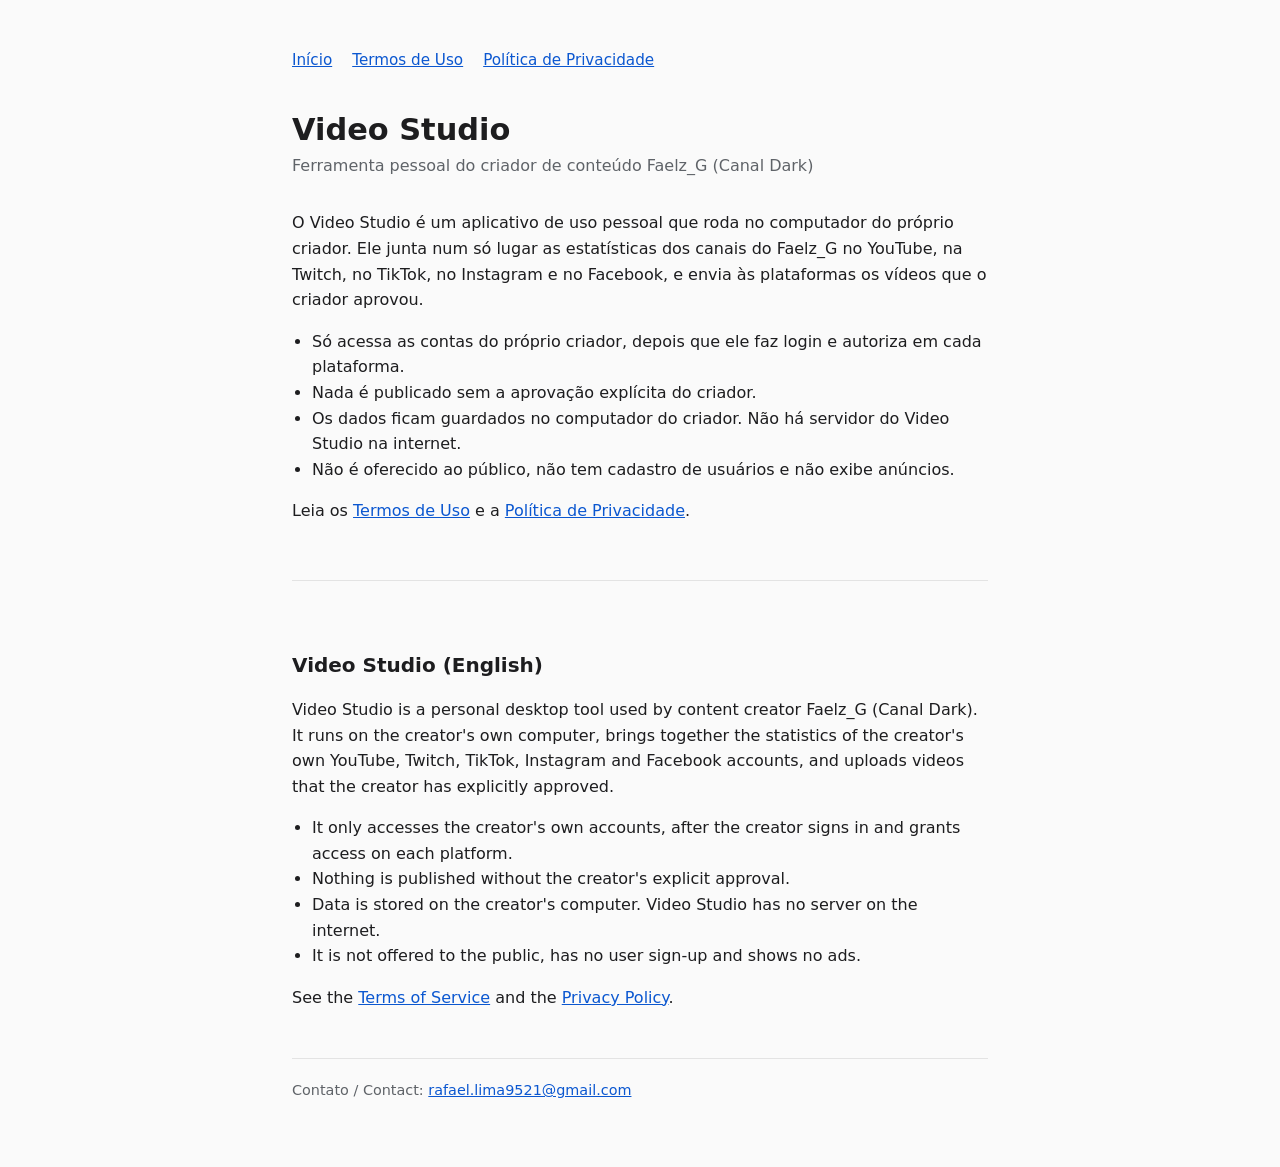
<file: index.html>
<!doctype html>
<html lang="pt-BR">
<head>
<meta charset="utf-8">
<meta name="viewport" content="width=device-width, initial-scale=1">
<title>Video Studio</title>
<meta name="description" content="Video Studio: ferramenta pessoal do criador Faelz_G para acompanhar estatísticas e publicar os próprios vídeos.">
<link rel="stylesheet" href="estilo.css">
</head>
<body>
<main>
<header>
	<nav><a href="./">Início</a><a href="termos.html">Termos de Uso</a><a href="privacidade.html">Política de Privacidade</a></nav>
</header>

<h1>Video Studio</h1>
<p class="data">Ferramenta pessoal do criador de conteúdo Faelz_G (Canal Dark)</p>

<p>O Video Studio é um aplicativo de uso pessoal que roda no computador do próprio criador. Ele junta num só lugar as estatísticas dos canais do Faelz_G no YouTube, na Twitch, no TikTok, no Instagram e no Facebook, e envia às plataformas os vídeos que o criador aprovou.</p>
<ul>
	<li>Só acessa as contas do próprio criador, depois que ele faz login e autoriza em cada plataforma.</li>
	<li>Nada é publicado sem a aprovação explícita do criador.</li>
	<li>Os dados ficam guardados no computador do criador. Não há servidor do Video Studio na internet.</li>
	<li>Não é oferecido ao público, não tem cadastro de usuários e não exibe anúncios.</li>
</ul>
<p>Leia os <a href="termos.html">Termos de Uso</a> e a <a href="privacidade.html">Política de Privacidade</a>.</p>

<section class="idioma" lang="en">
	<h2>Video Studio (English)</h2>
	<p>Video Studio is a personal desktop tool used by content creator Faelz_G (Canal Dark). It runs on the creator's own computer, brings together the statistics of the creator's own YouTube, Twitch, TikTok, Instagram and Facebook accounts, and uploads videos that the creator has explicitly approved.</p>
	<ul>
		<li>It only accesses the creator's own accounts, after the creator signs in and grants access on each platform.</li>
		<li>Nothing is published without the creator's explicit approval.</li>
		<li>Data is stored on the creator's computer. Video Studio has no server on the internet.</li>
		<li>It is not offered to the public, has no user sign-up and shows no ads.</li>
	</ul>
	<p>See the <a href="termos.html#en">Terms of Service</a> and the <a href="privacidade.html#en">Privacy Policy</a>.</p>
</section>

<footer>Contato / Contact: <a href="mailto:rafael.lima9521@gmail.com">rafael.lima9521@gmail.com</a></footer>
</main>
</body>
</html>
</file>
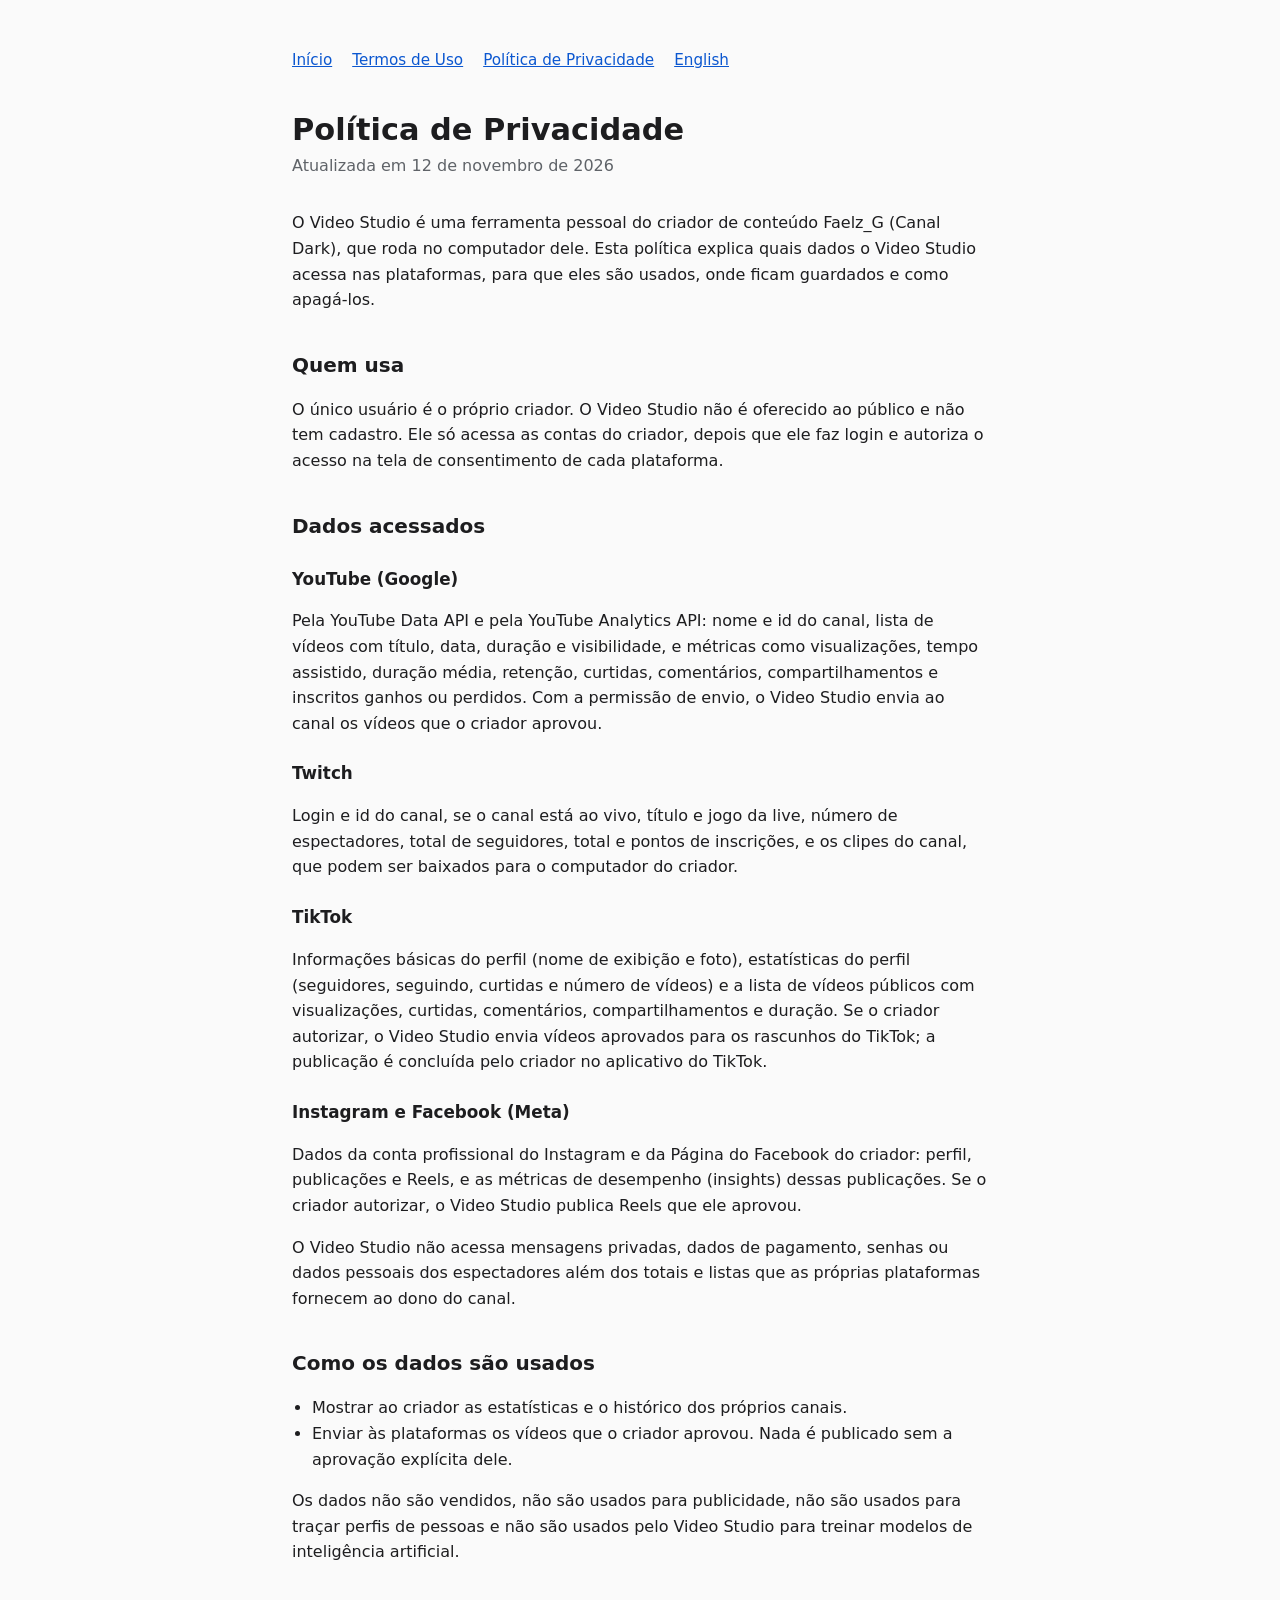
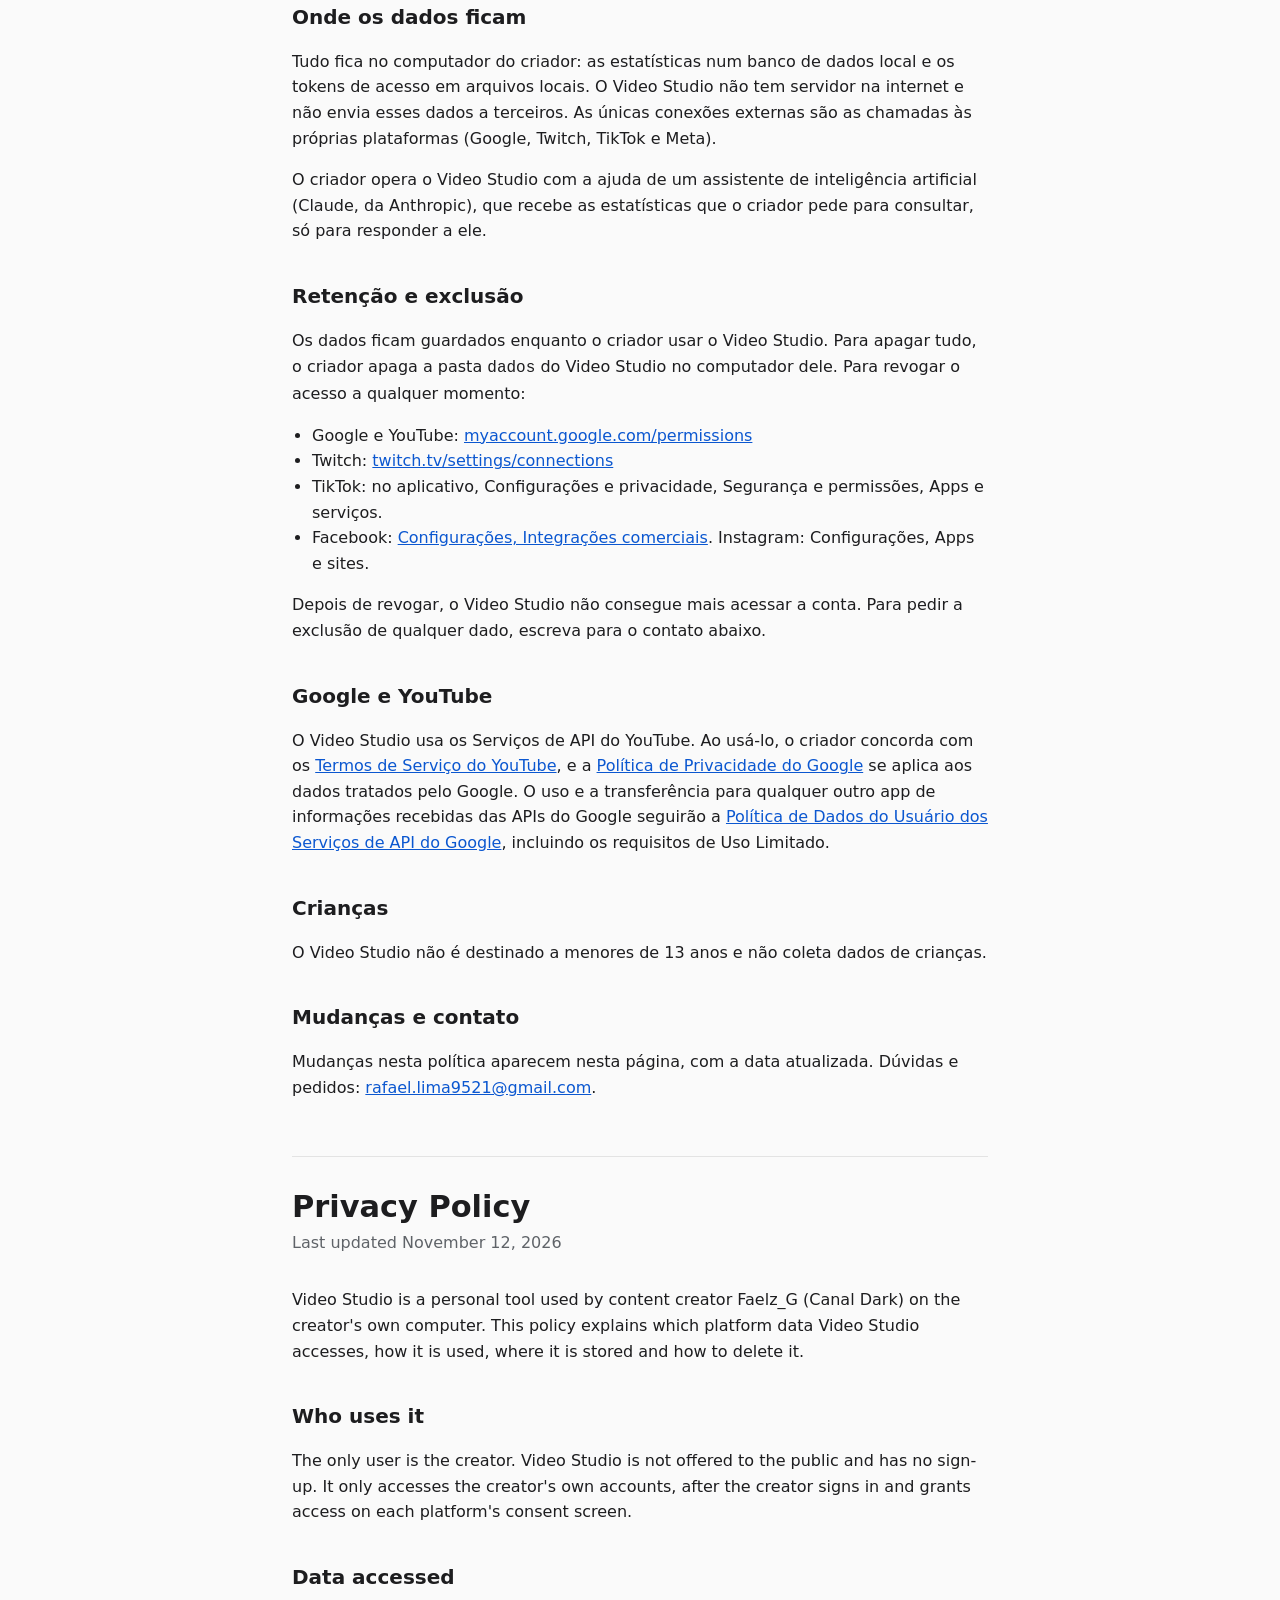
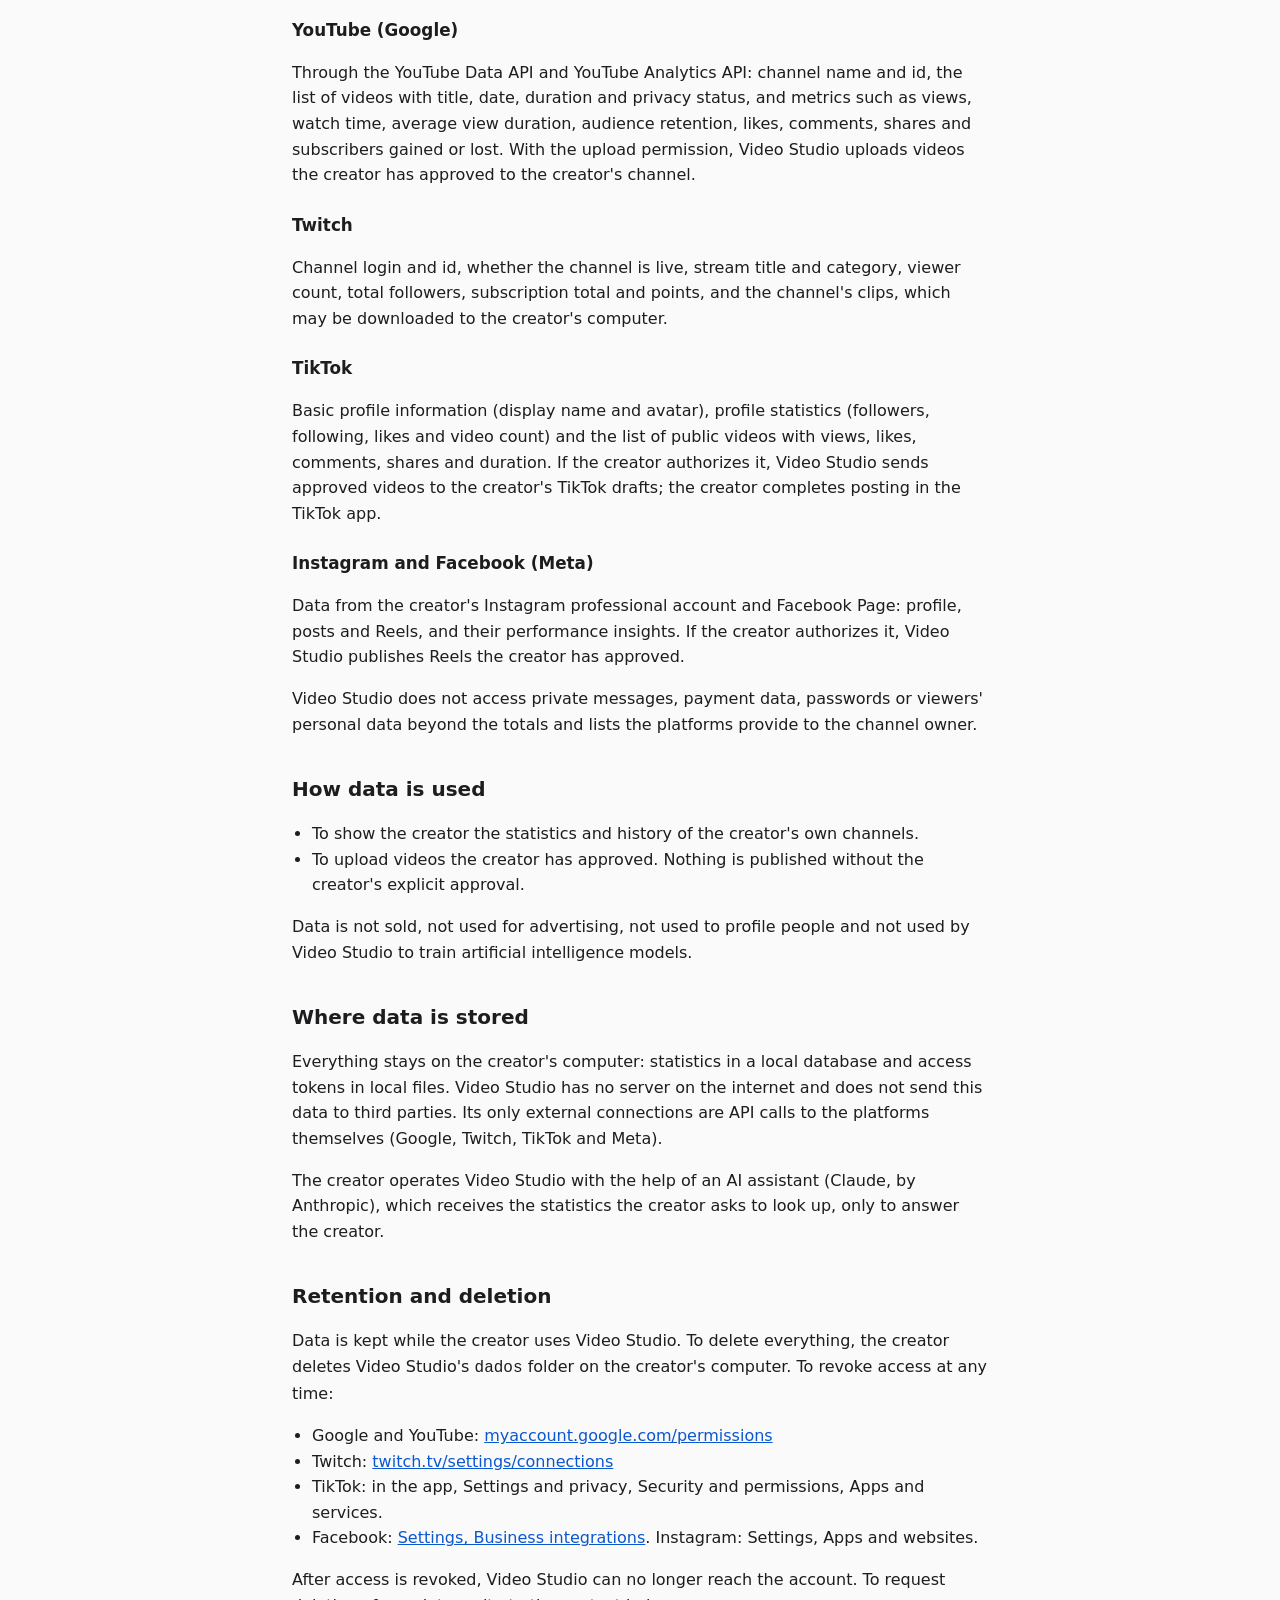
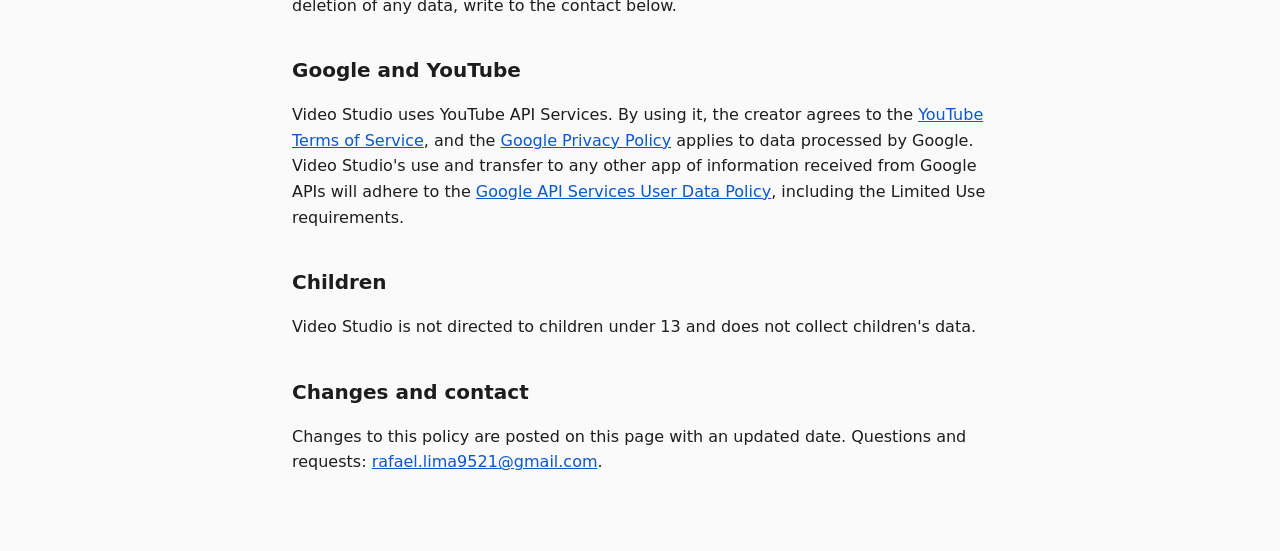
<file: privacidade.html>
<!doctype html>
<html lang="pt-BR">
<head>
<meta charset="utf-8">
<meta name="viewport" content="width=device-width, initial-scale=1">
<title>Política de Privacidade · Video Studio</title>
<link rel="stylesheet" href="estilo.css">
</head>
<body>
<main>
<header>
	<nav><a href="./">Início</a><a href="termos.html">Termos de Uso</a><a href="privacidade.html">Política de Privacidade</a><a href="#en">English</a></nav>
</header>

<h1>Política de Privacidade</h1>
<p class="data">Atualizada em 12 de novembro de 2026</p>

<p>O Video Studio é uma ferramenta pessoal do criador de conteúdo Faelz_G (Canal Dark), que roda no computador dele. Esta política explica quais dados o Video Studio acessa nas plataformas, para que eles são usados, onde ficam guardados e como apagá-los.</p>

<h2>Quem usa</h2>
<p>O único usuário é o próprio criador. O Video Studio não é oferecido ao público e não tem cadastro. Ele só acessa as contas do criador, depois que ele faz login e autoriza o acesso na tela de consentimento de cada plataforma.</p>

<h2>Dados acessados</h2>
<h3>YouTube (Google)</h3>
<p>Pela YouTube Data API e pela YouTube Analytics API: nome e id do canal, lista de vídeos com título, data, duração e visibilidade, e métricas como visualizações, tempo assistido, duração média, retenção, curtidas, comentários, compartilhamentos e inscritos ganhos ou perdidos. Com a permissão de envio, o Video Studio envia ao canal os vídeos que o criador aprovou.</p>
<h3>Twitch</h3>
<p>Login e id do canal, se o canal está ao vivo, título e jogo da live, número de espectadores, total de seguidores, total e pontos de inscrições, e os clipes do canal, que podem ser baixados para o computador do criador.</p>
<h3>TikTok</h3>
<p>Informações básicas do perfil (nome de exibição e foto), estatísticas do perfil (seguidores, seguindo, curtidas e número de vídeos) e a lista de vídeos públicos com visualizações, curtidas, comentários, compartilhamentos e duração. Se o criador autorizar, o Video Studio envia vídeos aprovados para os rascunhos do TikTok; a publicação é concluída pelo criador no aplicativo do TikTok.</p>
<h3>Instagram e Facebook (Meta)</h3>
<p>Dados da conta profissional do Instagram e da Página do Facebook do criador: perfil, publicações e Reels, e as métricas de desempenho (insights) dessas publicações. Se o criador autorizar, o Video Studio publica Reels que ele aprovou.</p>
<p>O Video Studio não acessa mensagens privadas, dados de pagamento, senhas ou dados pessoais dos espectadores além dos totais e listas que as próprias plataformas fornecem ao dono do canal.</p>

<h2>Como os dados são usados</h2>
<ul>
	<li>Mostrar ao criador as estatísticas e o histórico dos próprios canais.</li>
	<li>Enviar às plataformas os vídeos que o criador aprovou. Nada é publicado sem a aprovação explícita dele.</li>
</ul>
<p>Os dados não são vendidos, não são usados para publicidade, não são usados para traçar perfis de pessoas e não são usados pelo Video Studio para treinar modelos de inteligência artificial.</p>

<h2>Onde os dados ficam</h2>
<p>Tudo fica no computador do criador: as estatísticas num banco de dados local e os tokens de acesso em arquivos locais. O Video Studio não tem servidor na internet e não envia esses dados a terceiros. As únicas conexões externas são as chamadas às próprias plataformas (Google, Twitch, TikTok e Meta).</p>
<p>O criador opera o Video Studio com a ajuda de um assistente de inteligência artificial (Claude, da Anthropic), que recebe as estatísticas que o criador pede para consultar, só para responder a ele.</p>

<h2>Retenção e exclusão</h2>
<p id="exclusao">Os dados ficam guardados enquanto o criador usar o Video Studio. Para apagar tudo, o criador apaga a pasta <code>dados</code> do Video Studio no computador dele. Para revogar o acesso a qualquer momento:</p>
<ul>
	<li>Google e YouTube: <a href="https://myaccount.google.com/permissions">myaccount.google.com/permissions</a></li>
	<li>Twitch: <a href="https://www.twitch.tv/settings/connections">twitch.tv/settings/connections</a></li>
	<li>TikTok: no aplicativo, Configurações e privacidade, Segurança e permissões, Apps e serviços.</li>
	<li>Facebook: <a href="https://www.facebook.com/settings?tab=business_tools">Configurações, Integrações comerciais</a>. Instagram: Configurações, Apps e sites.</li>
</ul>
<p>Depois de revogar, o Video Studio não consegue mais acessar a conta. Para pedir a exclusão de qualquer dado, escreva para o contato abaixo.</p>

<h2>Google e YouTube</h2>
<p>O Video Studio usa os Serviços de API do YouTube. Ao usá-lo, o criador concorda com os <a href="https://www.youtube.com/t/terms">Termos de Serviço do YouTube</a>, e a <a href="https://policies.google.com/privacy">Política de Privacidade do Google</a> se aplica aos dados tratados pelo Google. O uso e a transferência para qualquer outro app de informações recebidas das APIs do Google seguirão a <a href="https://developers.google.com/terms/api-services-user-data-policy">Política de Dados do Usuário dos Serviços de API do Google</a>, incluindo os requisitos de Uso Limitado.</p>

<h2>Crianças</h2>
<p>O Video Studio não é destinado a menores de 13 anos e não coleta dados de crianças.</p>

<h2>Mudanças e contato</h2>
<p>Mudanças nesta política aparecem nesta página, com a data atualizada. Dúvidas e pedidos: <a href="mailto:rafael.lima9521@gmail.com">rafael.lima9521@gmail.com</a>.</p>

<section class="idioma" lang="en" id="en">
	<h1>Privacy Policy</h1>
	<p class="data">Last updated November 12, 2026</p>

	<p>Video Studio is a personal tool used by content creator Faelz_G (Canal Dark) on the creator's own computer. This policy explains which platform data Video Studio accesses, how it is used, where it is stored and how to delete it.</p>

	<h2>Who uses it</h2>
	<p>The only user is the creator. Video Studio is not offered to the public and has no sign-up. It only accesses the creator's own accounts, after the creator signs in and grants access on each platform's consent screen.</p>

	<h2>Data accessed</h2>
	<h3>YouTube (Google)</h3>
	<p>Through the YouTube Data API and YouTube Analytics API: channel name and id, the list of videos with title, date, duration and privacy status, and metrics such as views, watch time, average view duration, audience retention, likes, comments, shares and subscribers gained or lost. With the upload permission, Video Studio uploads videos the creator has approved to the creator's channel.</p>
	<h3>Twitch</h3>
	<p>Channel login and id, whether the channel is live, stream title and category, viewer count, total followers, subscription total and points, and the channel's clips, which may be downloaded to the creator's computer.</p>
	<h3>TikTok</h3>
	<p>Basic profile information (display name and avatar), profile statistics (followers, following, likes and video count) and the list of public videos with views, likes, comments, shares and duration. If the creator authorizes it, Video Studio sends approved videos to the creator's TikTok drafts; the creator completes posting in the TikTok app.</p>
	<h3>Instagram and Facebook (Meta)</h3>
	<p>Data from the creator's Instagram professional account and Facebook Page: profile, posts and Reels, and their performance insights. If the creator authorizes it, Video Studio publishes Reels the creator has approved.</p>
	<p>Video Studio does not access private messages, payment data, passwords or viewers' personal data beyond the totals and lists the platforms provide to the channel owner.</p>

	<h2>How data is used</h2>
	<ul>
		<li>To show the creator the statistics and history of the creator's own channels.</li>
		<li>To upload videos the creator has approved. Nothing is published without the creator's explicit approval.</li>
	</ul>
	<p>Data is not sold, not used for advertising, not used to profile people and not used by Video Studio to train artificial intelligence models.</p>

	<h2>Where data is stored</h2>
	<p>Everything stays on the creator's computer: statistics in a local database and access tokens in local files. Video Studio has no server on the internet and does not send this data to third parties. Its only external connections are API calls to the platforms themselves (Google, Twitch, TikTok and Meta).</p>
	<p>The creator operates Video Studio with the help of an AI assistant (Claude, by Anthropic), which receives the statistics the creator asks to look up, only to answer the creator.</p>

	<h2>Retention and deletion</h2>
	<p id="deletion">Data is kept while the creator uses Video Studio. To delete everything, the creator deletes Video Studio's <code>dados</code> folder on the creator's computer. To revoke access at any time:</p>
	<ul>
		<li>Google and YouTube: <a href="https://myaccount.google.com/permissions">myaccount.google.com/permissions</a></li>
		<li>Twitch: <a href="https://www.twitch.tv/settings/connections">twitch.tv/settings/connections</a></li>
		<li>TikTok: in the app, Settings and privacy, Security and permissions, Apps and services.</li>
		<li>Facebook: <a href="https://www.facebook.com/settings?tab=business_tools">Settings, Business integrations</a>. Instagram: Settings, Apps and websites.</li>
	</ul>
	<p>After access is revoked, Video Studio can no longer reach the account. To request deletion of any data, write to the contact below.</p>

	<h2>Google and YouTube</h2>
	<p>Video Studio uses YouTube API Services. By using it, the creator agrees to the <a href="https://www.youtube.com/t/terms">YouTube Terms of Service</a>, and the <a href="https://policies.google.com/privacy">Google Privacy Policy</a> applies to data processed by Google. Video Studio's use and transfer to any other app of information received from Google APIs will adhere to the <a href="https://developers.google.com/terms/api-services-user-data-policy">Google API Services User Data Policy</a>, including the Limited Use requirements.</p>

	<h2>Children</h2>
	<p>Video Studio is not directed to children under 13 and does not collect children's data.</p>

	<h2>Changes and contact</h2>
	<p>Changes to this policy are posted on this page with an updated date. Questions and requests: <a href="mailto:rafael.lima9521@gmail.com">rafael.lima9521@gmail.com</a>.</p>
</section>
</main>
</body>
</html>
</file>
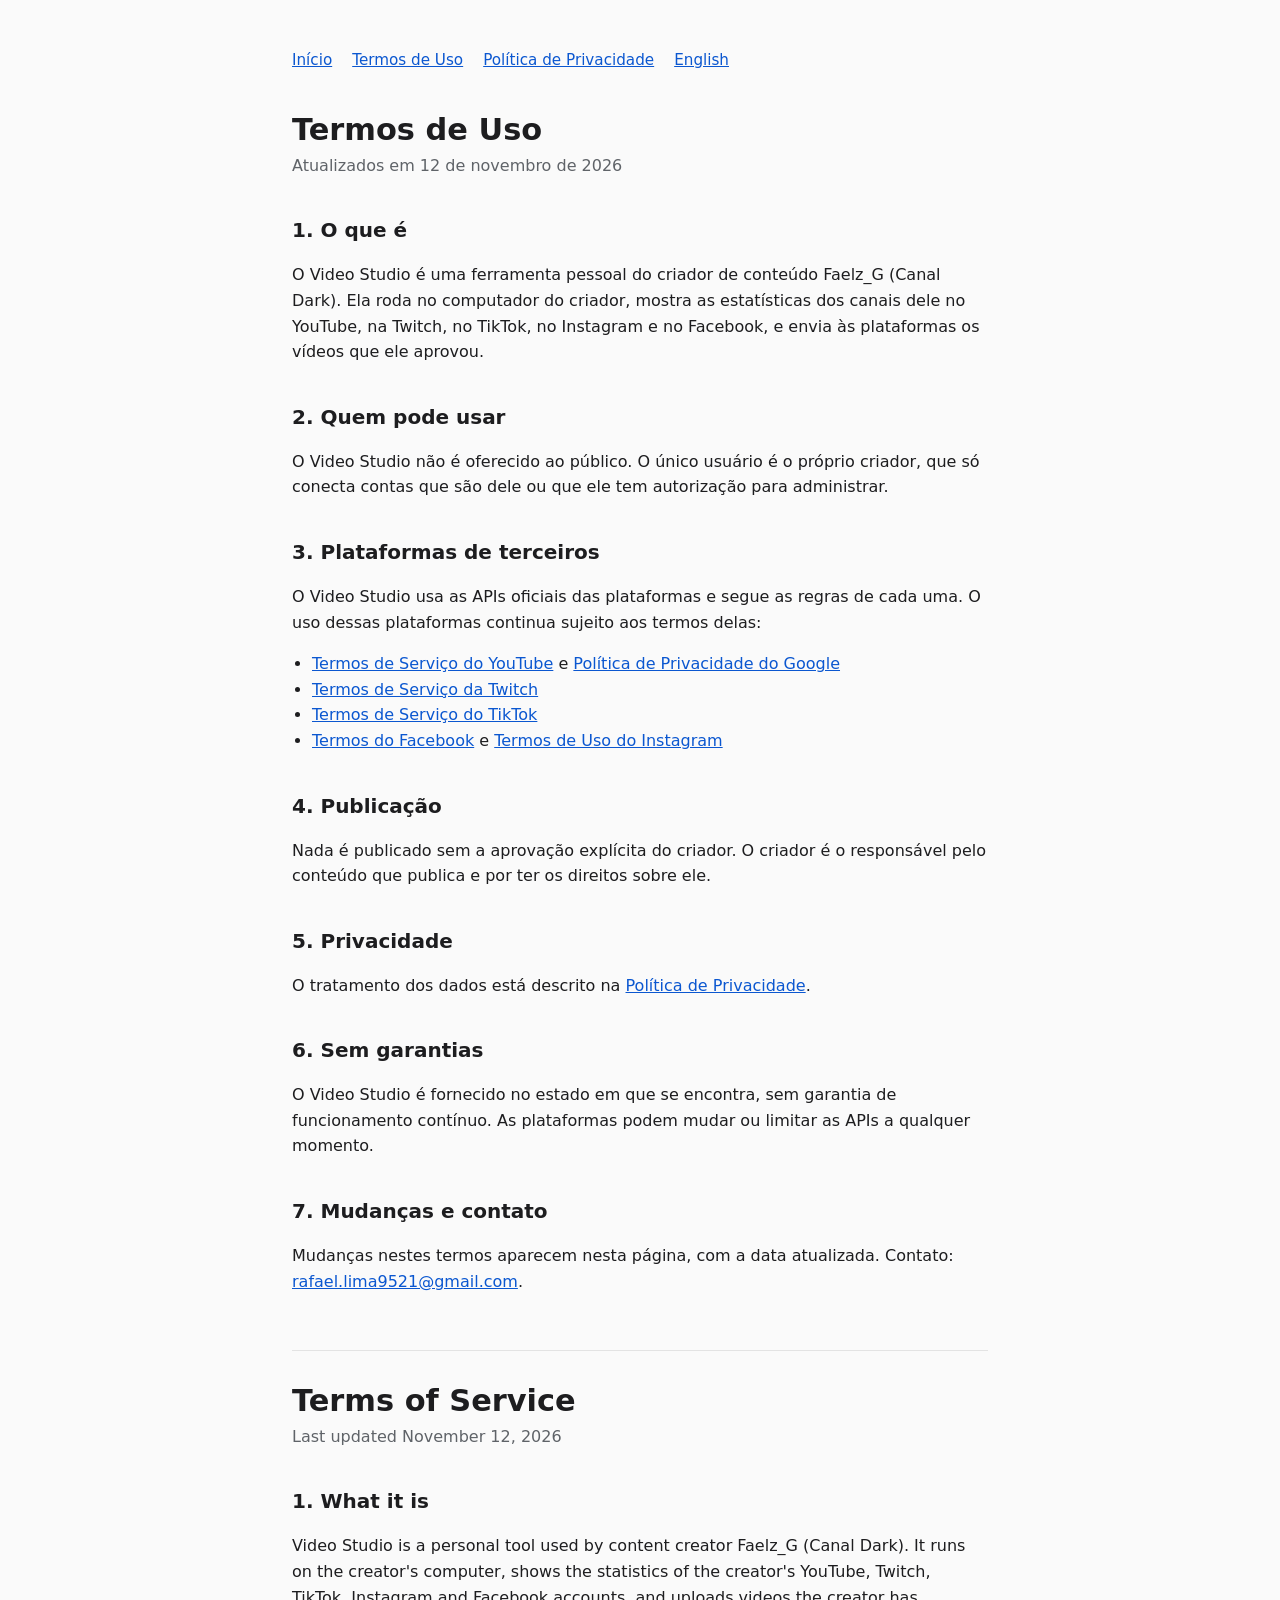
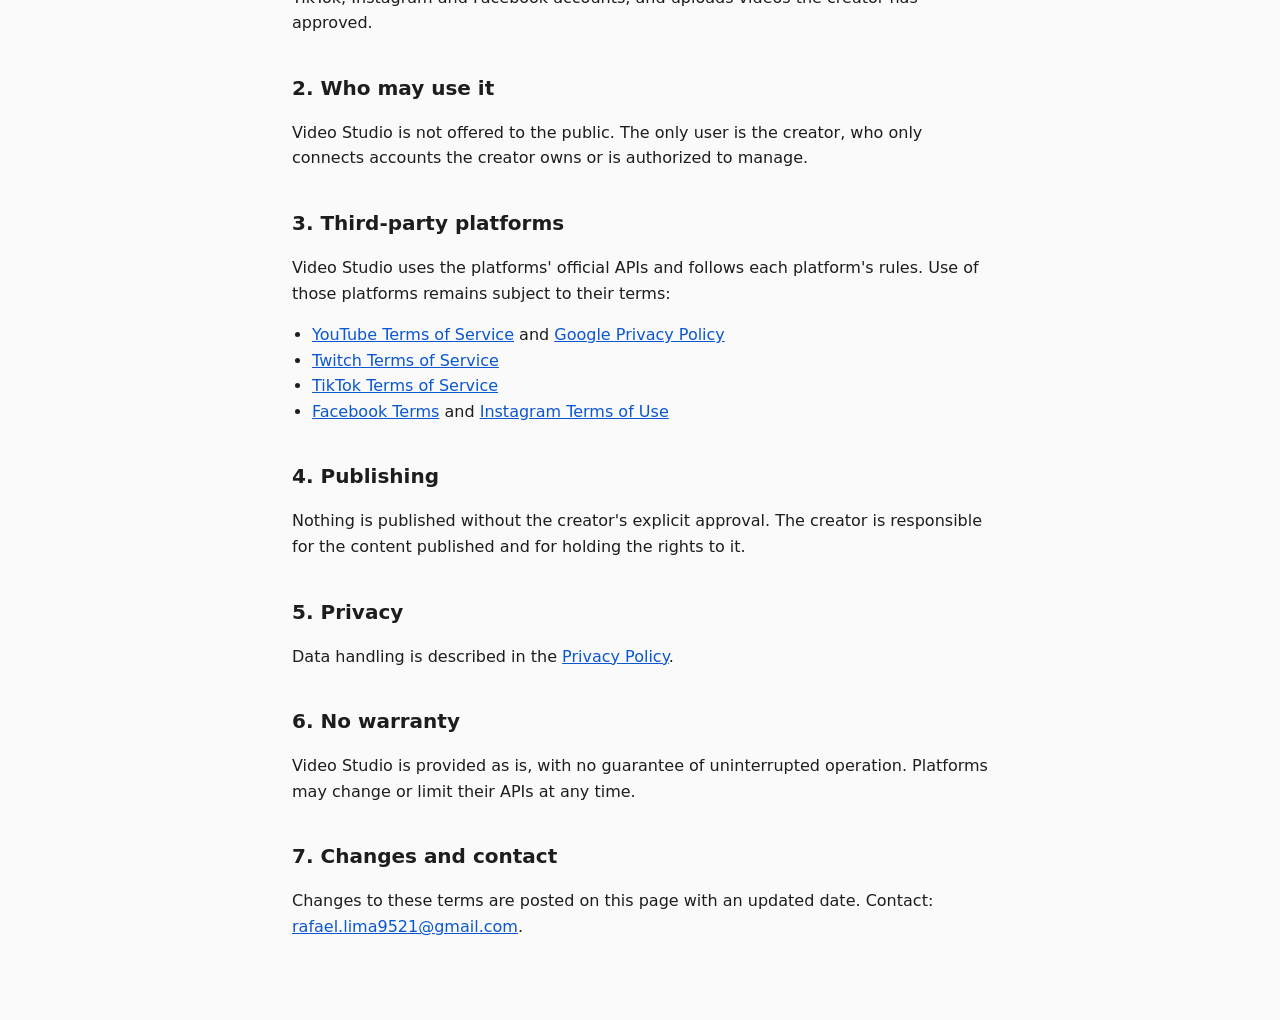
<file: termos.html>
<!doctype html>
<html lang="pt-BR">
<head>
<meta charset="utf-8">
<meta name="viewport" content="width=device-width, initial-scale=1">
<title>Termos de Uso · Video Studio</title>
<link rel="stylesheet" href="estilo.css">
</head>
<body>
<main>
<header>
	<nav><a href="./">Início</a><a href="termos.html">Termos de Uso</a><a href="privacidade.html">Política de Privacidade</a><a href="#en">English</a></nav>
</header>

<h1>Termos de Uso</h1>
<p class="data">Atualizados em 12 de novembro de 2026</p>

<h2>1. O que é</h2>
<p>O Video Studio é uma ferramenta pessoal do criador de conteúdo Faelz_G (Canal Dark). Ela roda no computador do criador, mostra as estatísticas dos canais dele no YouTube, na Twitch, no TikTok, no Instagram e no Facebook, e envia às plataformas os vídeos que ele aprovou.</p>

<h2>2. Quem pode usar</h2>
<p>O Video Studio não é oferecido ao público. O único usuário é o próprio criador, que só conecta contas que são dele ou que ele tem autorização para administrar.</p>

<h2>3. Plataformas de terceiros</h2>
<p>O Video Studio usa as APIs oficiais das plataformas e segue as regras de cada uma. O uso dessas plataformas continua sujeito aos termos delas:</p>
<ul>
	<li><a href="https://www.youtube.com/t/terms">Termos de Serviço do YouTube</a> e <a href="https://policies.google.com/privacy">Política de Privacidade do Google</a></li>
	<li><a href="https://www.twitch.tv/p/legal/terms-of-service/">Termos de Serviço da Twitch</a></li>
	<li><a href="https://www.tiktok.com/legal/terms-of-service">Termos de Serviço do TikTok</a></li>
	<li><a href="https://www.facebook.com/terms">Termos do Facebook</a> e <a href="https://help.instagram.com/581066165581870">Termos de Uso do Instagram</a></li>
</ul>

<h2>4. Publicação</h2>
<p>Nada é publicado sem a aprovação explícita do criador. O criador é o responsável pelo conteúdo que publica e por ter os direitos sobre ele.</p>

<h2>5. Privacidade</h2>
<p>O tratamento dos dados está descrito na <a href="privacidade.html">Política de Privacidade</a>.</p>

<h2>6. Sem garantias</h2>
<p>O Video Studio é fornecido no estado em que se encontra, sem garantia de funcionamento contínuo. As plataformas podem mudar ou limitar as APIs a qualquer momento.</p>

<h2>7. Mudanças e contato</h2>
<p>Mudanças nestes termos aparecem nesta página, com a data atualizada. Contato: <a href="mailto:rafael.lima9521@gmail.com">rafael.lima9521@gmail.com</a>.</p>

<section class="idioma" lang="en" id="en">
	<h1>Terms of Service</h1>
	<p class="data">Last updated November 12, 2026</p>

	<h2>1. What it is</h2>
	<p>Video Studio is a personal tool used by content creator Faelz_G (Canal Dark). It runs on the creator's computer, shows the statistics of the creator's YouTube, Twitch, TikTok, Instagram and Facebook accounts, and uploads videos the creator has approved.</p>

	<h2>2. Who may use it</h2>
	<p>Video Studio is not offered to the public. The only user is the creator, who only connects accounts the creator owns or is authorized to manage.</p>

	<h2>3. Third-party platforms</h2>
	<p>Video Studio uses the platforms' official APIs and follows each platform's rules. Use of those platforms remains subject to their terms:</p>
	<ul>
		<li><a href="https://www.youtube.com/t/terms">YouTube Terms of Service</a> and <a href="https://policies.google.com/privacy">Google Privacy Policy</a></li>
		<li><a href="https://www.twitch.tv/p/legal/terms-of-service/">Twitch Terms of Service</a></li>
		<li><a href="https://www.tiktok.com/legal/terms-of-service">TikTok Terms of Service</a></li>
		<li><a href="https://www.facebook.com/terms">Facebook Terms</a> and <a href="https://help.instagram.com/581066165581870">Instagram Terms of Use</a></li>
	</ul>

	<h2>4. Publishing</h2>
	<p>Nothing is published without the creator's explicit approval. The creator is responsible for the content published and for holding the rights to it.</p>

	<h2>5. Privacy</h2>
	<p>Data handling is described in the <a href="privacidade.html#en">Privacy Policy</a>.</p>

	<h2>6. No warranty</h2>
	<p>Video Studio is provided as is, with no guarantee of uninterrupted operation. Platforms may change or limit their APIs at any time.</p>

	<h2>7. Changes and contact</h2>
	<p>Changes to these terms are posted on this page with an updated date. Contact: <a href="mailto:rafael.lima9521@gmail.com">rafael.lima9521@gmail.com</a>.</p>
</section>
</main>
</body>
</html>
</file>
<file: estilo.css>
:root {
	color-scheme: light dark;
	--texto: #1d1d1f;
	--fundo: #fafafa;
	--suave: #5f6368;
	--linha: #e3e3e3;
	--link: #0b57d0;
}
@media (prefers-color-scheme: dark) {
	:root {
		--texto: #ececec;
		--fundo: #141414;
		--suave: #a0a0a0;
		--linha: #2c2c2c;
		--link: #8ab4f8;
	}
}
* { box-sizing: border-box; }
body {
	margin: 0;
	font: 16px/1.6 system-ui, -apple-system, "Segoe UI", Roboto, sans-serif;
	color: var(--texto);
	background: var(--fundo);
}
main { max-width: 46rem; margin: 0 auto; padding: 3rem 1.25rem 4rem; }
header nav { display: flex; gap: 1.25rem; flex-wrap: wrap; font-size: 0.95rem; margin-bottom: 2.5rem; }
a { color: var(--link); }
h1 { font-size: 1.9rem; line-height: 1.2; margin: 0 0 0.25rem; }
h2 { font-size: 1.25rem; margin: 2.25rem 0 0.5rem; }
h3 { font-size: 1.05rem; margin: 1.5rem 0 0.25rem; }
.data { color: var(--suave); margin: 0 0 2rem; }
.idioma { border-top: 1px solid var(--linha); margin-top: 3.5rem; padding-top: 2rem; }
ul { padding-left: 1.25rem; }
footer { color: var(--suave); font-size: 0.9rem; border-top: 1px solid var(--linha); margin-top: 3rem; padding-top: 1.25rem; }
</file>
